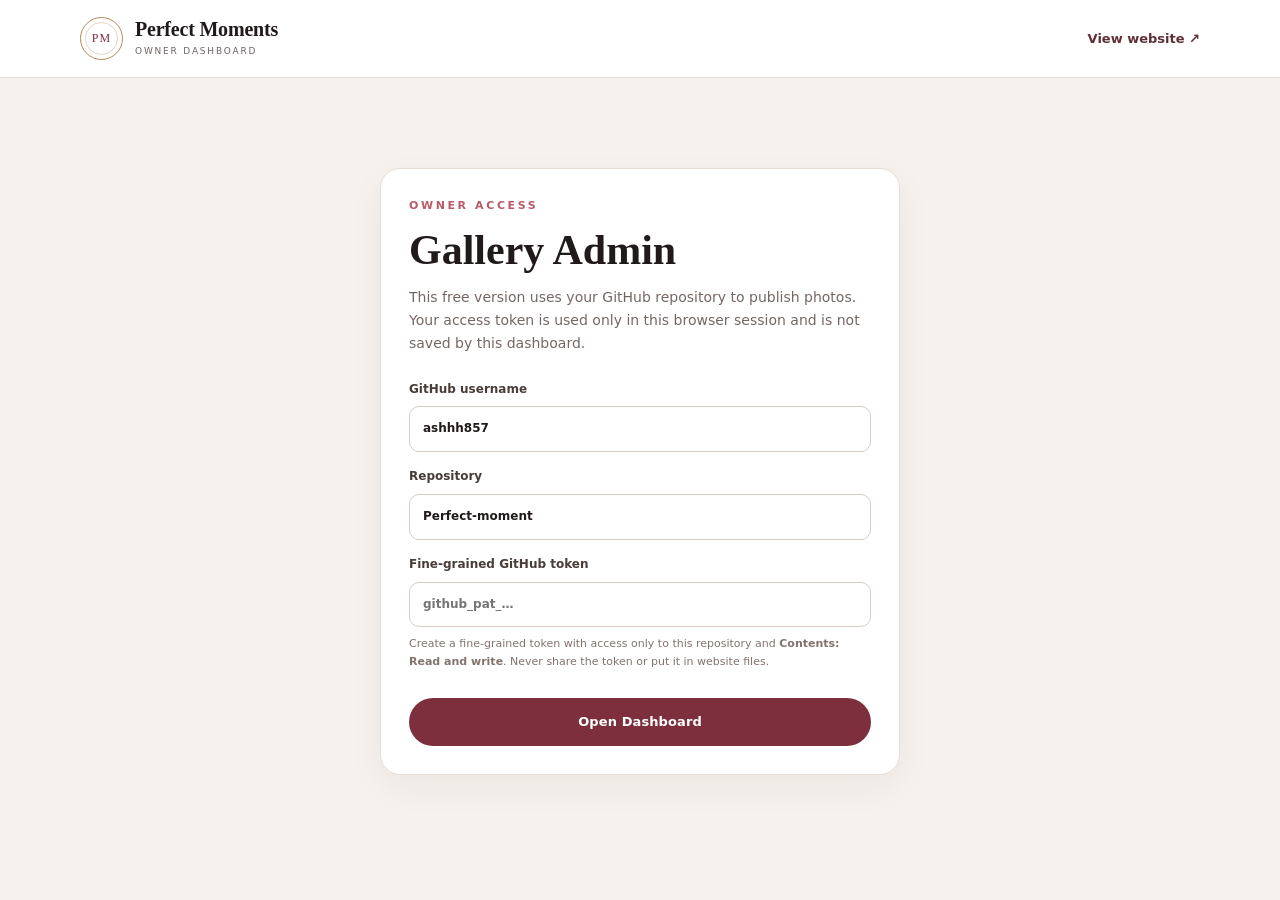
<file: admin.html>
<!doctype html>
<html lang="en-IN">
<head>
<meta charset="utf-8">
<meta name="viewport" content="width=device-width,initial-scale=1">
<meta name="robots" content="noindex,nofollow">
<title>Perfect Moments — Owner Dashboard</title>
<link rel="icon" href="favicon.svg" type="image/svg+xml">
<link rel="stylesheet" href="style.css">
<link rel="stylesheet" href="admin.css">
</head>
<body class="admin-page">
<header class="admin-header"><a class="brand" href="index.html"><span class="brand-mark"><span>PM</span></span><span class="brand-copy"><strong>Perfect Moments</strong><small>Owner Dashboard</small></span></a><a class="admin-site-link" href="index.html">View website ↗</a></header>
<main class="admin-main">
  <section id="login-panel" class="admin-card admin-login">
    <p class="kicker">OWNER ACCESS</p><h1>Gallery Admin</h1>
    <p class="admin-muted">This free version uses your GitHub repository to publish photos. Your access token is used only in this browser session and is not saved by this dashboard.</p>
    <form id="login-form">
      <label>GitHub username<input id="github-owner" type="text" autocomplete="username" value="ashhh857" required></label>
      <label>Repository<input id="github-repo" type="text" autocomplete="off" value="Perfect-moment" required></label>
      <label>Fine-grained GitHub token<input id="github-token" type="password" autocomplete="off" required placeholder="github_pat_…"></label>
      <p class="field-help">Create a fine-grained token with access only to this repository and <strong>Contents: Read and write</strong>. Never share the token or put it in website files.</p>
      <button class="button button-dark" type="submit">Open Dashboard</button>
      <p id="login-error" class="admin-error" role="alert" hidden></p>
    </form>
  </section>

  <section id="dashboard" hidden>
    <div class="admin-dashboard-head"><div><p class="kicker">GALLERY MANAGEMENT</p><h1>Your Decoration Portfolio</h1><p class="admin-muted">Upload genuine project photos. Changes are committed to GitHub and normally appear on the public website after the Pages build refreshes.</p></div><button id="logout" class="button button-outline" type="button">Sign out</button></div>
    <div class="admin-grid">
      <section class="admin-card">
        <h2>Add a photo</h2>
        <form id="upload-form">
          <label>Photo<input id="photo" type="file" accept="image/jpeg,image/png,image/webp,image/avif" required></label>
          <small class="field-help">Maximum 2 MB per image. The dashboard automatically converts large images to WebP when possible.</small>
          <label>Title<input id="photo-title" maxlength="80" required placeholder="e.g. Birthday Decoration — Lucknow"></label>
          <label>Category<select id="photo-category"><option>Birthday</option><option>Wedding</option><option>Haldi & Mehndi</option><option>Anniversary</option><option>Party</option><option>Ceremony</option><option>Other Events</option></select></label>
          <label>Alt text<input id="photo-alt" maxlength="140" placeholder="Describe the decoration naturally for accessibility"></label>
          <label class="check-row"><input id="photo-published" type="checkbox" checked> Publish on the public website</label>
          <button id="upload-button" class="button button-dark" type="submit">Upload & Publish</button>
          <div id="upload-status" class="admin-status" role="status" aria-live="polite"></div>
        </form>
      </section>
      <section class="admin-card admin-tips"><h2>Portfolio tips</h2><ul><li>Upload only your own genuine project photos.</li><li>Choose well-lit images with the decoration clearly visible.</li><li>Avoid private customer information in the frame.</li><li>Use specific titles such as “Birthday Decoration — Gomti Nagar”.</li><li>Keep the best 20–40 photos visible rather than uploading everything.</li></ul><hr><p><strong>Important:</strong> This is a ₹0 hosting approach. GitHub is your storage, so keep the repository private if you want the original files hidden—but GitHub Pages must publish from a repository that GitHub Pages can serve under your account/plan.</p></section>
    </div>
    <section class="admin-card admin-list-card"><div class="admin-list-head"><h2>Uploaded photos</h2><span id="photo-count" class="admin-count">0</span></div><div id="photo-list" class="admin-photo-list"></div><p id="empty-state" class="admin-muted">No photos uploaded yet.</p></section>
  </section>
</main>
<script type="module" src="admin.js"></script>
</body></html>
</file>
<file: style.css>
:root{
  --ink:#211a1a;
  --muted:#6d6262;
  --paper:#fbf8f5;
  --white:#fff;
  --line:#e8dfda;
  --wine:#7e2f3d;
  --wine-dark:#51212b;
  --rose:#b85a68;
  --sand:#ead8c9;
  --gold:#b08a55;
  --green:#176b4a;
  --shadow:0 18px 50px rgba(47,31,27,.08);
  --radius:20px;
  --max:1180px;
}
*{box-sizing:border-box}
html{scroll-behavior:smooth;scroll-padding-top:92px}
body{margin:0;background:var(--paper);color:var(--ink);font-family:Inter,ui-sans-serif,system-ui,-apple-system,BlinkMacSystemFont,"Segoe UI",sans-serif;font-size:16px;line-height:1.65;-webkit-font-smoothing:antialiased}
body.no-scroll{overflow:hidden}
img{display:block;max-width:100%}
a{color:inherit;text-decoration:none}
button{font:inherit}
.container{width:min(calc(100% - 40px),var(--max));margin-inline:auto}
.skip-link{position:fixed;left:14px;top:-80px;background:var(--ink);color:#fff;padding:10px 14px;border-radius:8px;z-index:2000}.skip-link:focus{top:14px}
.site-header{position:sticky;top:0;z-index:1000;background:rgba(251,248,245,.94);border-bottom:1px solid rgba(232,223,218,.8);backdrop-filter:blur(14px)}
.nav-wrap{width:min(calc(100% - 40px),var(--max));height:84px;margin:auto;display:flex;align-items:center;gap:30px}
.brand{display:flex;align-items:center;gap:12px;min-width:max-content}
.brand-mark{width:43px;height:43px;border:1px solid var(--gold);border-radius:50%;display:grid;place-items:center;color:var(--wine);font-family:Georgia,serif;font-size:12px;letter-spacing:1px;position:relative}.brand-mark:after{content:"";position:absolute;inset:4px;border:1px solid rgba(176,138,85,.35);border-radius:50%}.brand-mark span{position:relative;z-index:1}
.brand-copy strong{display:block;font-family:Georgia,serif;font-size:20px;line-height:1.1;letter-spacing:-.2px}.brand-copy small{display:block;color:var(--muted);font-size:9px;text-transform:uppercase;letter-spacing:1.8px;margin-top:4px}
.primary-nav{display:flex;align-items:center;gap:23px;margin-left:auto}.primary-nav>a{font-size:13px;font-weight:650;color:#514848;position:relative}.primary-nav>a:not(.nav-book):after{content:"";position:absolute;left:0;right:100%;bottom:-8px;height:1px;background:var(--wine);transition:right .25s}.primary-nav>a:not(.nav-book):hover:after,.primary-nav>a:not(.nav-book):focus-visible:after{right:0}.nav-book{padding:11px 17px;background:var(--wine);color:#fff!important;border-radius:999px;box-shadow:0 8px 22px rgba(126,47,61,.18)}
.nav-toggle{display:none;width:42px;height:42px;border:1px solid var(--line);background:#fff;border-radius:50%;padding:10px;cursor:pointer}.nav-toggle span{display:block;height:1.5px;background:var(--ink);margin:4px 0}
.hero{min-height:690px;position:relative;overflow:hidden;isolation:isolate;background:#2c2020}.hero-media{position:absolute;inset:0;background:url("assets/hero.webp") center/cover no-repeat;z-index:-3;transform:scale(1.01)}.hero-overlay{position:absolute;inset:0;background:linear-gradient(90deg,rgba(30,22,21,.9) 0%,rgba(37,25,25,.74) 35%,rgba(37,25,25,.2) 70%,rgba(37,25,25,.15) 100%);z-index:-2}.hero:after{content:"";position:absolute;inset:auto 0 0;height:35%;background:linear-gradient(0deg,rgba(20,14,14,.35),transparent);z-index:-1}
.hero-inner{min-height:690px;display:grid;grid-template-columns:1fr 330px;align-items:center;gap:80px;padding-top:30px;padding-bottom:60px}.hero-content{max-width:700px;color:#fff}.kicker{font-size:11px;font-weight:800;letter-spacing:2.6px;color:var(--rose);margin:0 0 13px;text-transform:uppercase}.hero .kicker{color:#f1c6c1}.hero h1{font:700 clamp(48px,6vw,76px)/.99 Georgia,serif;letter-spacing:-2.6px;margin:0;max-width:760px}.hero h1 em{display:block;color:#e9b7b0;font-style:normal}.hero-lead{font-size:18px;line-height:1.7;max-width:640px;color:#f3eae6;margin:24px 0 0}.hero-actions{display:flex;flex-wrap:wrap;gap:12px;margin-top:30px}.button{display:inline-flex;align-items:center;justify-content:center;gap:10px;min-height:48px;padding:12px 19px;border:1px solid transparent;border-radius:999px;font-size:13px;font-weight:750;letter-spacing:.1px;transition:transform .2s,box-shadow .2s,background .2s}.button:hover{transform:translateY(-2px)}.button-primary{background:#fff;color:var(--wine);box-shadow:0 10px 25px rgba(0,0,0,.15)}.button-secondary{border-color:rgba(255,255,255,.55);color:#fff;background:rgba(255,255,255,.06)}.button-dark{background:var(--wine);color:#fff}.button-light{background:#fff;color:var(--wine-dark)}.hero-note{display:flex;align-items:center;gap:8px;color:#e9ddda;font-size:12px;margin-top:22px}.dot{width:7px;height:7px;border-radius:50%;background:#e9b7b0;box-shadow:0 0 0 5px rgba(233,183,176,.12)}
.hero-card{align-self:end;margin-bottom:20px;padding:25px;background:rgba(255,255,255,.1);border:1px solid rgba(255,255,255,.25);backdrop-filter:blur(14px);border-radius:18px;color:#fff;box-shadow:0 20px 50px rgba(0,0,0,.15)}.hero-card-label{font-size:9px;letter-spacing:2px;color:#e8c8c2}.hero-card strong{display:block;font:600 28px/1.15 Georgia,serif;margin:14px 0}.hero-card-rule{display:block;width:45px;height:1px;background:#d8aa93;margin:15px 0}.hero-card>span:last-child{font-size:12px;line-height:1.7;color:#eee1dd}
.trust-strip{background:#fff;border-bottom:1px solid var(--line)}.trust-grid{display:grid;grid-template-columns:repeat(4,1fr);gap:0}.trust-grid>div{display:flex;align-items:center;gap:12px;padding:22px 18px;border-right:1px solid var(--line)}.trust-grid>div:first-child{padding-left:0}.trust-grid>div:last-child{border-right:0}.trust-icon{font:600 11px Georgia,serif;color:var(--gold);border:1px solid #ddcbb8;border-radius:50%;width:34px;height:34px;display:grid;place-items:center;flex:none}.trust-grid strong{display:block;font-size:12px}.trust-grid small{display:block;color:var(--muted);font-size:10px;margin-top:2px}
.section{padding:105px 0}.section-soft{background:#f5efeb}.section-heading{max-width:760px;margin:0 auto 48px;text-align:center}.section-heading.left{text-align:left;margin-left:0}.section-heading.compact{margin-bottom:38px}.section-heading h2,.split-copy h2,.about-copy h2,.contact-intro h2,.local-grid h2{font:700 clamp(36px,4vw,53px)/1.06 Georgia,serif;letter-spacing:-1.5px;margin:0;color:var(--ink)}.section-heading>p:last-child{color:var(--muted);max-width:650px;margin:16px auto 0}.section-heading.left>p:last-child{margin-left:0}
.service-grid{display:grid;grid-template-columns:repeat(5,1fr);gap:16px}.service-card{background:#fff;border:1px solid var(--line);border-radius:18px;overflow:hidden;box-shadow:var(--shadow);transition:transform .25s,box-shadow .25s}.service-card:hover{transform:translateY(-5px);box-shadow:0 25px 55px rgba(47,31,27,.12)}.service-image{height:210px;position:relative;overflow:hidden;background:#ddd}.service-image img{width:100%;height:100%;object-fit:cover;transition:transform .45s}.service-card:hover .service-image img{transform:scale(1.045)}.service-number{position:absolute;left:14px;top:14px;background:rgba(255,255,255,.9);color:var(--wine);font:600 11px Georgia,serif;padding:7px 9px;border-radius:999px}.service-body{padding:21px}.service-type,.package-label{font-size:9px;letter-spacing:1.8px;color:var(--gold);font-weight:800;margin:0 0 9px}.service-body h3,.package-card h3,.process-step h3{font:700 23px/1.12 Georgia,serif;margin:0}.service-body p:not(.service-type){color:var(--muted);font-size:13px;line-height:1.65;margin:12px 0 17px}.text-link{font-size:12px;font-weight:800;color:var(--wine);display:inline-flex;gap:8px;align-items:center}.text-link span{transition:transform .2s}.text-link:hover span{transform:translateX(4px)}
.quote-band{background:var(--wine-dark);color:#fff;padding:62px 0}.quote-band-inner{display:flex;align-items:center;justify-content:space-between;gap:40px}.quote-band .kicker{color:#d9aaa3}.quote-band h2{font:700 clamp(30px,4vw,48px)/1.05 Georgia,serif;margin:0}.quote-band p:not(.kicker){color:#dfd1ce;margin:12px 0 0;max-width:650px}.package-grid{display:grid;grid-template-columns:repeat(3,1fr);gap:18px}.package-card{background:#fff;border:1px solid var(--line);border-radius:18px;padding:31px;position:relative;box-shadow:0 10px 30px rgba(47,31,27,.04)}.package-card.featured{border-color:#c39b83;box-shadow:0 20px 50px rgba(126,47,61,.09)}.package-card.featured:before{content:"";position:absolute;inset:0;border:1px solid rgba(176,138,85,.35);border-radius:18px;pointer-events:none}.package-card h3{font-size:29px}.package-price{font-size:14px;color:var(--wine);margin:14px 0}.package-price b{font-weight:400;color:var(--gold);padding:0 4px}.package-card>p:not(.package-price){color:var(--muted);font-size:13px;min-height:64px}.package-note{text-align:center;color:var(--muted);font-size:12px;margin:24px 0 0}
.gallery-section{background:#fff}.gallery-head{display:flex;justify-content:space-between;align-items:end;gap:30px;margin-bottom:35px}.gallery-head .section-heading{margin-bottom:0}.gallery-note{font-size:11px;color:var(--muted);white-space:nowrap}.gallery-grid{display:grid;grid-template-columns:1.5fr .8fr .8fr;grid-auto-rows:205px;gap:14px}.gallery-item{border:0;padding:0;position:relative;overflow:hidden;border-radius:17px;background:#ddd;cursor:zoom-in;min-width:0}.gallery-item img{width:100%;height:100%;object-fit:cover;transition:transform .45s}.gallery-item:hover img{transform:scale(1.04)}.gallery-item:after{content:"";position:absolute;inset:auto 0 0;height:50%;background:linear-gradient(0deg,rgba(22,15,14,.65),transparent);pointer-events:none}.gallery-item span{position:absolute;left:17px;bottom:14px;color:#fff;font-size:11px;font-weight:700;z-index:2}.gallery-wide{grid-row:span 2}.gallery-tall{grid-row:span 2}.gallery-cta{margin-top:25px;padding:20px 22px;border:1px solid var(--line);border-radius:15px;display:flex;justify-content:space-between;align-items:center;gap:25px;background:var(--paper)}.gallery-cta p{font-size:12px;color:var(--muted);margin:0}.gallery-cta .button{white-space:nowrap}
.split-section{background:#f5efeb}.split-grid{display:grid;grid-template-columns:1fr 1fr;gap:80px;align-items:center}.split-copy>p:not(.kicker){color:var(--muted);max-width:580px;margin:20px 0 28px}.check-list{list-style:none;padding:0;margin:0;display:grid;gap:13px}.check-list li{display:flex;gap:12px;align-items:flex-start}.check-list li>span{width:25px;height:25px;border-radius:50%;display:grid;place-items:center;background:#ead8c9;color:var(--wine);font-size:12px;flex:none;margin-top:2px}.check-list strong{display:block;font-size:13px}.check-list small{display:block;color:var(--muted);font-size:11px;margin-top:2px}.feature-visual{display:grid;grid-template-columns:1.7fr .8fr;gap:13px;height:490px}.feature-main,.feature-side{position:relative;min-height:0}.feature-main img,.feature-side img{width:100%;height:100%;object-fit:cover;border-radius:18px}.feature-main span{position:absolute;left:16px;bottom:16px;background:rgba(255,255,255,.88);padding:7px 10px;border-radius:999px;font-size:9px;letter-spacing:1.2px;text-transform:uppercase}.feature-side{display:grid;grid-template-rows:1fr 1.35fr;gap:13px}
.process-section{background:#211a1a;color:#fff;padding:92px 0}.light-heading h2{color:#fff}.light-heading>p:last-child{color:#cfc0bd}.process-grid{display:grid;grid-template-columns:repeat(4,1fr);gap:0;border-top:1px solid #ffffff20}.process-step{padding:25px 25px 5px 0;border-right:1px solid #ffffff20;margin-right:25px}.process-step:last-child{border-right:0;margin-right:0}.process-step>span{color:#c99f78;font:600 12px Georgia,serif}.process-step h3{font-size:22px;color:#fff;margin:15px 0 10px}.process-step p{font-size:12px;color:#cfc0bd;line-height:1.65;margin:0}
.reviews-section{background:#fff}.reviews-inner{display:grid;grid-template-columns:.9fr 1.1fr;gap:70px;align-items:center}.review-placeholder{border:1px solid var(--line);background:var(--paper);padding:38px;border-radius:20px;position:relative}.quote-mark{font:700 72px/1 Georgia,serif;color:#dbc0b0;height:50px}.review-placeholder p{font:700 26px Georgia,serif;margin:10px 0}.review-placeholder small{display:block;color:var(--muted);font-size:12px;max-width:500px;margin-bottom:24px}
.about-section{background:#fff}.about-grid{display:grid;grid-template-columns:.9fr 1.1fr;gap:85px;align-items:center}.about-image{position:relative;min-height:500px}.about-image img{width:78%;height:500px;object-fit:cover;border-radius:20px}.about-caption{position:absolute;right:0;bottom:35px;background:#fff;padding:22px 24px;border-left:3px solid var(--gold);box-shadow:var(--shadow);max-width:260px}.about-caption span{display:block;font-size:9px;letter-spacing:2px;color:var(--gold);font-weight:800}.about-caption strong{display:block;font:700 22px/1.15 Georgia,serif;margin-top:7px}.about-copy>p:not(.kicker){color:var(--muted);font-size:15px;max-width:650px}.about-copy .button{margin-top:12px}
.local-section{background:#ead8c9;padding:68px 0}.local-grid{display:grid;grid-template-columns:.9fr 1.1fr;gap:80px;align-items:start}.local-grid h2{font-size:43px}.local-grid p:not(.kicker){color:#5e514d;font-size:14px;line-height:1.8;margin:0 0 20px}.light-link{color:var(--wine-dark)}
.contact-section{background:#fff}.contact-grid-main{display:grid;grid-template-columns:1.05fr .95fr;gap:80px;align-items:start}.contact-intro>p:not(.kicker){color:var(--muted);max-width:600px;margin:20px 0 26px}.contact-actions{display:flex;gap:12px;flex-wrap:wrap}.dark-outline{border-color:var(--wine);color:var(--wine);background:#fff}.contact-details{border-top:1px solid var(--line)}.contact-details>a,.contact-details>div{display:block;padding:19px 0;border-bottom:1px solid var(--line)}.contact-label{display:block;font-size:9px;letter-spacing:1.7px;color:var(--gold);font-weight:800;margin-bottom:4px}.contact-details strong{display:block;font-size:16px}.contact-details small{display:block;color:var(--muted);font-size:11px;margin-top:2px}
.site-footer{background:#171313;color:#eee3df;padding:70px 0 22px}.footer-grid{display:grid;grid-template-columns:1.7fr 1fr 1.2fr 1fr;gap:40px}.site-footer .brand-copy strong{color:#fff}.site-footer .brand-copy small{color:#a99590}.footer-brand>p{color:#a99590;font-size:12px;line-height:1.75;max-width:340px;margin-top:18px}.site-footer h3{font:700 16px Georgia,serif;margin:0 0 14px;color:#fff}.site-footer a,.site-footer span{display:block;color:#bdaea9;font-size:12px;margin:9px 0}.site-footer a:hover{color:#fff}.footer-bottom{border-top:1px solid #ffffff15;margin-top:45px;padding-top:18px;display:flex;justify-content:space-between;gap:20px;color:#82736f;font-size:10px}
.mobile-bar{display:none}.lightbox{position:fixed;inset:0;background:rgba(14,10,10,.92);z-index:1500;display:grid;place-items:center;padding:35px}.lightbox[hidden]{display:none}.lightbox figure{margin:0;max-width:min(1100px,92vw);max-height:88vh}.lightbox img{max-width:100%;max-height:78vh;width:auto;height:auto;margin:auto;border-radius:12px}.lightbox figcaption{text-align:center;color:#eee;margin-top:10px;font-size:12px}.lightbox-close{position:absolute;top:16px;right:20px;width:44px;height:44px;border-radius:50%;border:1px solid #ffffff40;background:#ffffff12;color:#fff;font-size:28px;cursor:pointer}
:focus-visible{outline:3px solid #d8aa93;outline-offset:3px}
@media(max-width:1100px){.primary-nav{gap:14px}.service-grid{grid-template-columns:repeat(3,1fr)}.hero-inner{grid-template-columns:1fr 290px;gap:45px}.trust-grid{grid-template-columns:repeat(2,1fr)}.trust-grid>div:nth-child(2){border-right:0}.trust-grid>div:nth-child(-n+2){border-bottom:1px solid var(--line)}}
@media(max-width:900px){.nav-toggle{display:block;margin-left:auto}.primary-nav{position:absolute;top:84px;left:20px;right:20px;display:none;flex-direction:column;align-items:stretch;gap:0;background:#fff;border:1px solid var(--line);border-radius:15px;padding:10px;box-shadow:0 20px 50px rgba(0,0,0,.1)}.primary-nav.open{display:flex}.primary-nav>a{padding:12px}.primary-nav>a:not(.nav-book):after{display:none}.nav-book{text-align:center;margin-top:5px}.hero-inner{grid-template-columns:1fr}.hero-card{display:none}.hero{min-height:650px}.hero-inner{min-height:650px}.split-grid,.about-grid,.contact-grid-main,.reviews-inner,.local-grid{grid-template-columns:1fr;gap:45px}.feature-visual{height:470px}.about-image{min-height:450px}.about-image img{height:450px}.process-grid{grid-template-columns:repeat(2,1fr);border-top:0;gap:25px}.process-step{border-top:1px solid #ffffff20;border-right:0;padding-top:22px;margin:0}.footer-grid{grid-template-columns:repeat(2,1fr)}}
@media(max-width:650px){body{font-size:15px;padding-bottom:70px}.container{width:min(calc(100% - 28px),var(--max))}.nav-wrap{width:calc(100% - 28px);height:72px}.brand-copy strong{font-size:17px}.brand-copy small{font-size:8px;letter-spacing:1.3px}.brand-mark{width:38px;height:38px}.primary-nav{top:72px;left:14px;right:14px}.hero{min-height:650px}.hero-inner{min-height:650px;padding-top:55px;padding-bottom:75px}.hero-overlay{background:linear-gradient(180deg,rgba(30,22,21,.9) 0%,rgba(37,25,25,.72) 55%,rgba(37,25,25,.35) 100%)}.hero h1{font-size:47px;letter-spacing:-1.8px}.hero-lead{font-size:15px;line-height:1.65}.hero-actions{display:grid;grid-template-columns:1fr 1fr}.button{width:100%;padding-inline:12px}.trust-grid{grid-template-columns:1fr}.trust-grid>div,.trust-grid>div:first-child{padding:15px 0;border-right:0!important;border-bottom:1px solid var(--line)}.trust-grid>div:last-child{border-bottom:0}.section{padding:75px 0}.section-heading{margin-bottom:35px}.section-heading h2,.split-copy h2,.about-copy h2,.contact-intro h2,.local-grid h2{font-size:35px}.service-grid,.package-grid{grid-template-columns:1fr}.service-image{height:220px}.gallery-head{display:block}.gallery-note{display:block;margin-top:10px}.gallery-grid{grid-template-columns:1fr 1fr;grid-auto-rows:165px}.gallery-wide{grid-column:1/3;grid-row:span 2}.gallery-tall{grid-row:span 2}.gallery-cta{display:block}.gallery-cta .button{margin-top:14px}.quote-band{padding:52px 0}.quote-band-inner{display:block}.quote-band .button{margin-top:25px;width:auto}.feature-visual{height:430px;grid-template-columns:1.5fr .8fr}.process-grid{grid-template-columns:1fr}.reviews-inner{gap:28px}.review-placeholder{padding:28px}.about-image{min-height:390px}.about-image img{height:390px;width:84%}.about-caption{bottom:20px;padding:17px;max-width:225px}.local-section{padding:55px 0}.footer-grid{grid-template-columns:1fr 1fr;gap:30px 22px}.footer-brand{grid-column:1/-1}.footer-bottom{display:block}.footer-bottom span{margin:5px 0}.mobile-bar{position:fixed;left:0;right:0;bottom:0;height:62px;background:#fff;border-top:1px solid var(--line);display:grid;grid-template-columns:1fr 1fr;z-index:1200;padding:8px;gap:8px;box-shadow:0 -10px 30px rgba(0,0,0,.08)}.mobile-bar a{display:flex;align-items:center;justify-content:center;gap:8px;border-radius:10px;font-size:12px;font-weight:800}.mobile-whatsapp{background:#176b4a;color:#fff}.mobile-call{background:var(--wine);color:#fff}.lightbox{padding:18px}.lightbox figure{max-width:96vw}.lightbox img{max-height:75vh}}
@media(prefers-reduced-motion:reduce){html{scroll-behavior:auto}.service-card,.service-image img,.gallery-item img,.button,.text-link span{transition:none}}

.owner-link{display:inline!important;color:#bdaea9!important;margin-left:10px!important;font-size:10px!important;text-decoration:underline!important}.owner-link:hover{color:#fff!important}
</file>
<file: admin.css>
*{box-sizing:border-box}.admin-page{background:#f6f1ed;color:#211a1a;min-height:100vh}.admin-header{height:78px;background:#fff;border-bottom:1px solid #e8ddd6;display:flex;align-items:center;justify-content:space-between;padding:0 max(20px,calc((100% - 1120px)/2));position:sticky;top:0;z-index:10}.admin-site-link{font-size:13px;font-weight:800;color:#5f3035}.admin-main{width:min(1120px,calc(100% - 28px));margin:50px auto 80px}.admin-card{background:#fff;border:1px solid #e8ddd6;border-radius:20px;padding:28px;box-shadow:0 12px 35px rgba(50,30,20,.05)}.admin-login{max-width:520px;margin:10vh auto}.admin-login h1,.admin-dashboard-head h1{font:700 42px/1.05 Georgia,serif;margin:8px 0 12px}.admin-muted{color:#746763;line-height:1.65;font-size:14px}.admin-login form,.admin-card form{display:grid;gap:15px;margin-top:24px}.admin-card label{font-size:12px;font-weight:800;color:#493c39;display:grid;gap:7px}.admin-card input,.admin-card select{width:100%;border:1px solid #d9cbc3;border-radius:10px;padding:12px 13px;font:inherit;background:#fff;color:#211a1a}.admin-card input:focus,.admin-card select:focus{outline:3px solid #d8aa93;outline-offset:1px}.admin-error{color:#a32222;background:#fff0f0;border:1px solid #e9b5b5;padding:10px;border-radius:9px;font-size:12px}.admin-dashboard-head{display:flex;justify-content:space-between;gap:30px;align-items:flex-end;margin-bottom:25px}.admin-grid{display:grid;grid-template-columns:1.15fr .85fr;gap:22px}.admin-card h2{font:700 24px Georgia,serif;margin:0}.field-help{font-size:11px;color:#83736d;margin-top:-7px}.check-row{display:flex!important;grid-template-columns:none!important;align-items:center;gap:9px!important}.check-row input{width:auto}.admin-status{font-size:12px;min-height:18px}.admin-status.success{color:#176b4a}.admin-status.error{color:#a32222}.admin-tips ul{padding-left:20px;color:#645550;line-height:1.8;font-size:13px}.admin-list-card{margin-top:22px}.admin-list-head{display:flex;justify-content:space-between;align-items:center}.admin-count{background:#ead8c9;color:#5f3035;border-radius:999px;padding:5px 10px;font-size:11px;font-weight:800}.admin-photo-list{display:grid;grid-template-columns:repeat(3,1fr);gap:18px;margin-top:20px}.admin-photo{border:1px solid #e8ddd6;border-radius:14px;overflow:hidden;background:#fff}.admin-photo img{width:100%;aspect-ratio:4/3;object-fit:cover;display:block}.admin-photo-body{padding:13px}.admin-photo-title{font-weight:800;font-size:13px}.admin-photo-meta{font-size:10px;color:#83736d;margin-top:4px}.admin-photo-actions{display:flex;gap:7px;margin-top:12px}.admin-photo-actions button{border:1px solid #d9cbc3;background:#fff;border-radius:8px;padding:7px 9px;font-size:10px;font-weight:800;cursor:pointer}.admin-photo-actions button.delete{color:#a32222;border-color:#e1b9b9}.admin-photo-actions button.toggle{color:#176b4a}.admin-photo.hidden-photo{opacity:.58}.button-outline{border:1px solid #5f3035;background:#fff;color:#5f3035}@media(max-width:800px){.admin-header{padding:0 14px}.admin-site-link{font-size:11px}.admin-main{margin-top:28px}.admin-grid{grid-template-columns:1fr}.admin-dashboard-head{align-items:flex-start}.admin-photo-list{grid-template-columns:1fr 1fr}}@media(max-width:520px){.admin-brand .brand-copy small{display:none}.admin-card{padding:20px}.admin-login h1,.admin-dashboard-head h1{font-size:34px}.admin-dashboard-head{display:block}.admin-dashboard-head .button{margin-top:16px;width:auto}.admin-photo-list{grid-template-columns:1fr}.admin-header .brand-copy strong{font-size:16px}}
.admin-status.is-error{font-weight:600;}
.admin-photo-actions{display:flex;gap:8px;flex-wrap:wrap;margin-left:auto;}
.admin-photo-row{display:flex;align-items:center;gap:14px;}
@media(max-width:640px){.admin-photo-row{align-items:flex-start;flex-wrap:wrap}.admin-photo-actions{width:100%;margin-left:0}}
</file>
